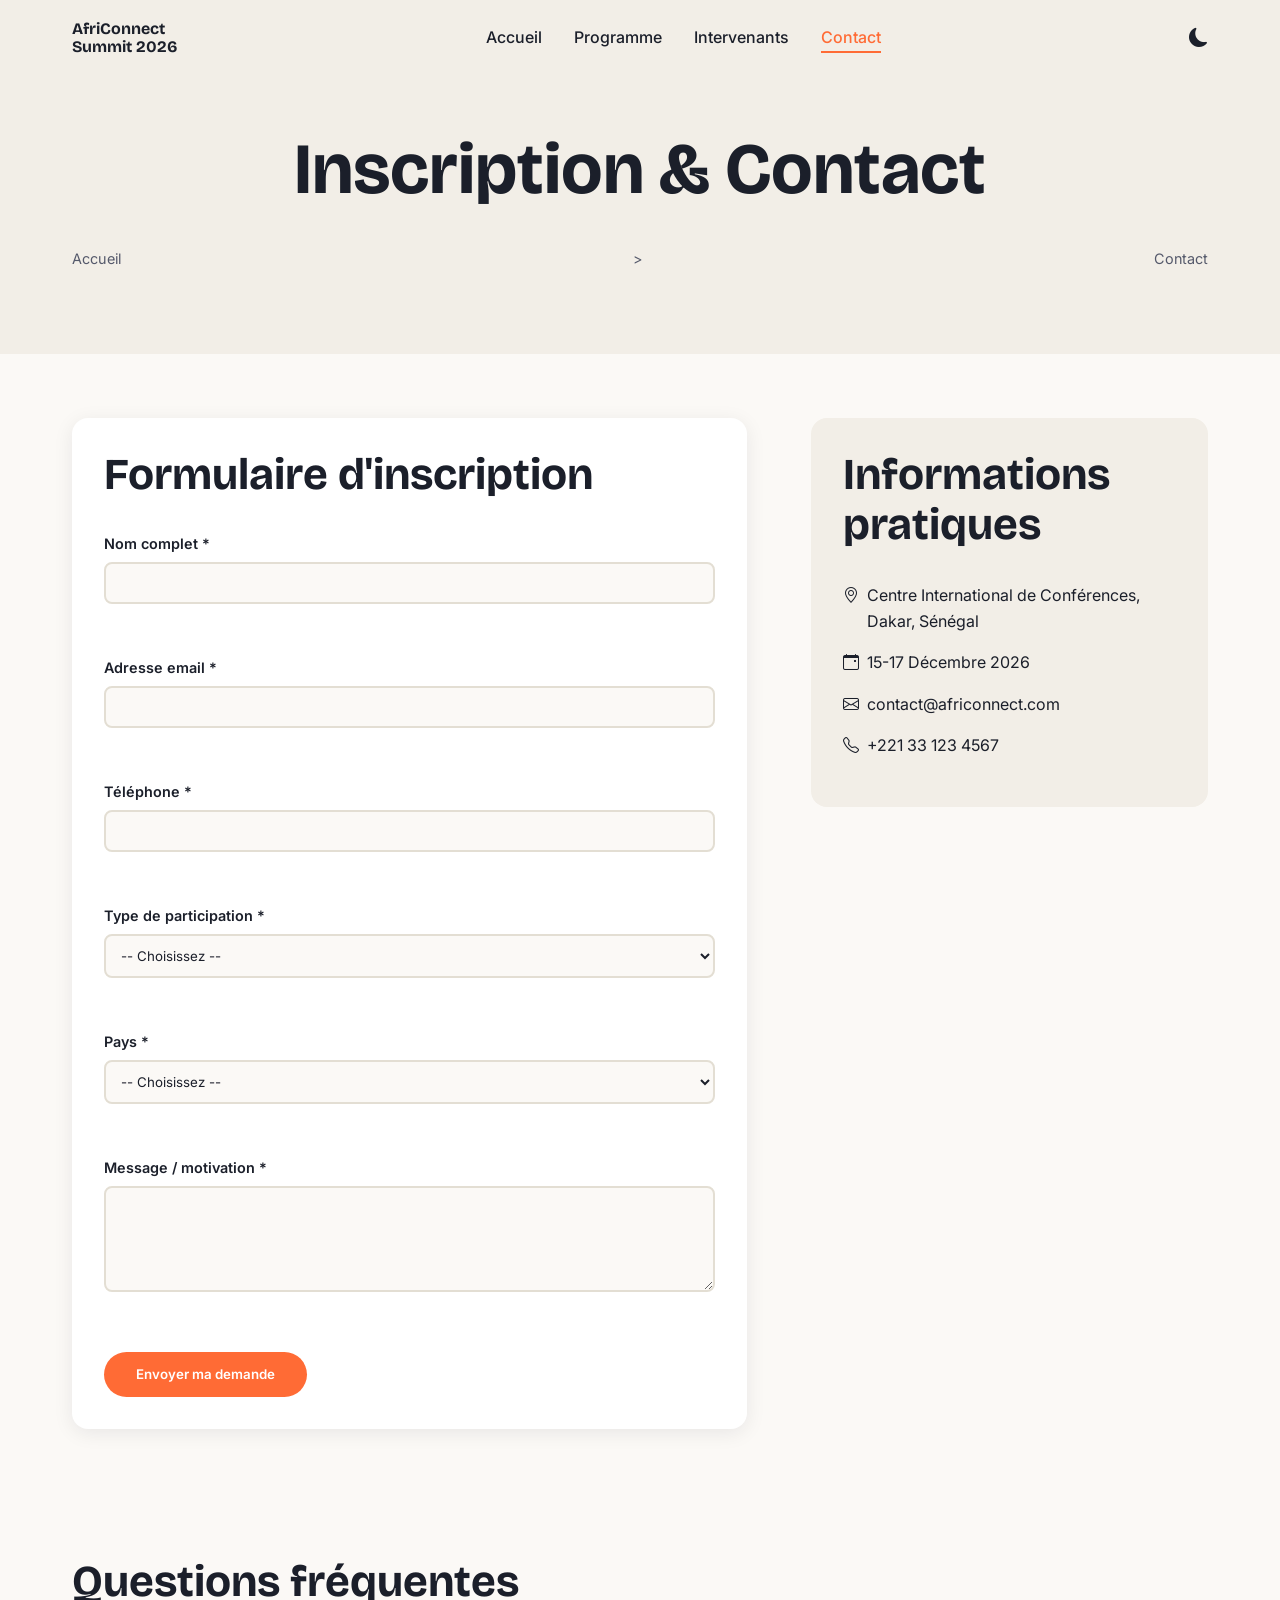
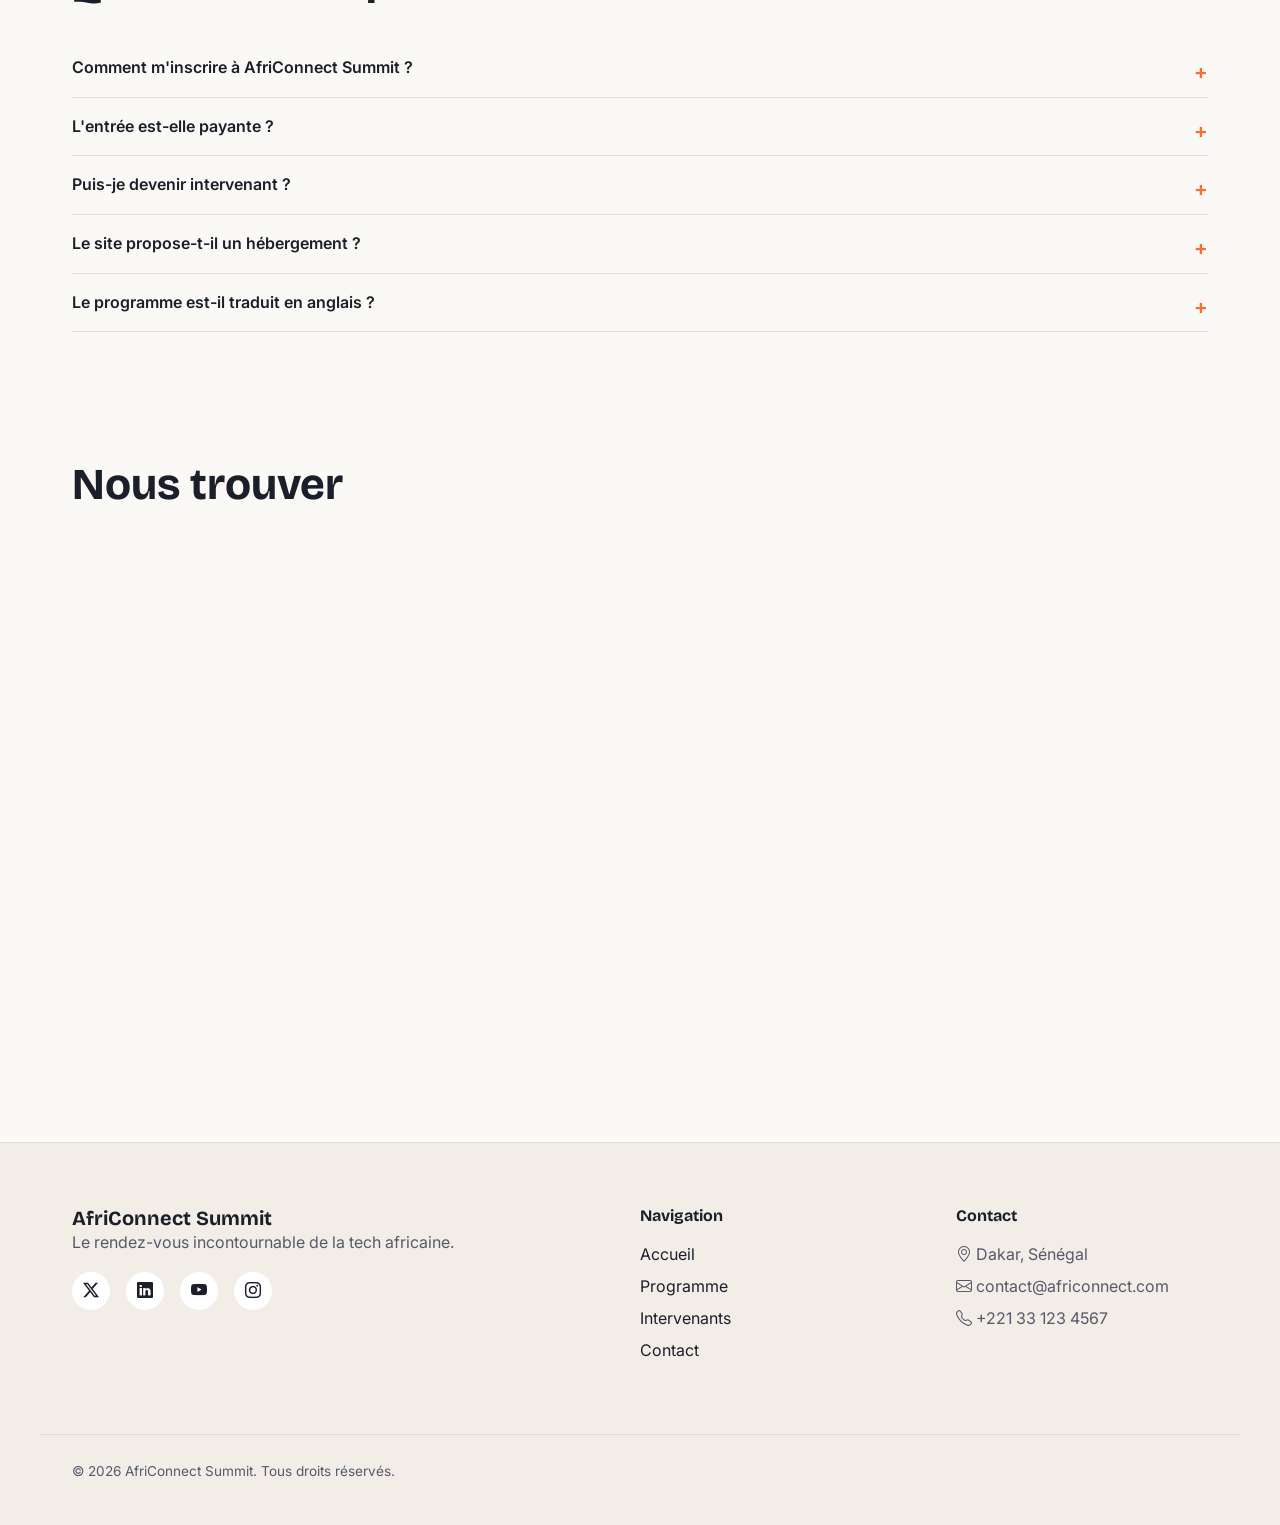
<file: contact.html>
<!DOCTYPE html>
<html lang="fr">

<head>
    <meta charset="UTF-8">
    <meta name="viewport" content="width=device-width, initial-scale=1.0">
    <link rel="stylesheet" href="https://cdn.jsdelivr.net/npm/bootstrap-icons@1.11.3/font/bootstrap-icons.min.css">
    <link rel="stylesheet" href="css/style.css">
    <link rel="preconnect" href="https://fonts.googleapis.com">
    <link rel="preconnect" href="https://fonts.gstatic.com" crossorigin>
    <link href="https://fonts.googleapis.com/css2?family=Bricolage+Grotesque:wght@400;600;700;800&family=Inter:wght@400;500;600&display=swap" rel="stylesheet">
    <title>AfriConnect Summit 2026 - Contact</title>
</head>

<body>
    <!--  HEADER / NAVIGATION  -->
    <header>
        <nav>
            <div class="nav-brand">
                <span>AfriConnect</span>
                <span>Summit 2026</span>
            </div>
            <ul class="nav-links" id="navLinks">
                <li><a href="index.html">Accueil</a></li>
                <li><a href="programme.html">Programme</a></li>
                <li><a href="intervenants.html">Intervenants</a></li>
                <li><a href="contact.html" class="active">Contact</a></li>
            </ul>
            <div class="nav-actions">
                <button id="themeToggle" aria-label="Basculer le thème sombre/clair">
                    <i class="bi bi-moon-fill"></i>
                </button>
                <button class="hamburger" aria-label="Ouvrir le menu de navigation" aria-expanded="false" id="hamburger">
                    <span></span><span></span><span></span>
                </button>
            </div>
        </nav>
    </header>
 
    <main>
        <!--  HERO INTERNE  -->
        <section class="page-hero">
            <h1>Inscription &amp; Contact</h1>
            <nav aria-label="Fil d'Ariane" class="breadcrumb">
                <a href="index.html">Accueil</a> <span aria-hidden="true">&gt;</span> <span>Contact</span>
            </nav>
        </section>
 
        <!--  FORMULAIRE D'INSCRIPTION  -->
        <section class="registration" id="registration">
            <div class="registration-wrapper">
                <!-- Colonne formulaire -->
                <form id="registrationForm" novalidate>
                    <h2>Formulaire d'inscription</h2>
 
                    <div class="form-group">
                        <label for="fullname">Nom complet <span aria-hidden="true">*</span></label>
                        <input type="text" id="fullname" name="fullname" required>
                        <span class="error-message" id="fullname-error"></span>
                    </div>
 
                    <div class="form-group">
                        <label for="email">Adresse email <span aria-hidden="true">*</span></label>
                        <input type="email" id="email" name="email" required>
                        <span class="error-message" id="email-error"></span>
                    </div>
 
                    <div class="form-group">
                        <label for="phone">Téléphone <span aria-hidden="true">*</span></label>
                        <input type="tel" id="phone" name="phone" required>
                        <span class="error-message" id="phone-error"></span>
                    </div>
 
                    <div class="form-group">
                        <label for="participation">Type de participation <span aria-hidden="true">*</span></label>
                        <select id="participation" name="participation" required>
                            <option value="">-- Choisissez --</option>
                            <option value="visiteur">Visiteur</option>
                            <option value="exposant">Exposant</option>
                            <option value="intervenant">Intervenant</option>
                            <option value="presse">Presse</option>
                        </select>
                        <span class="error-message" id="participation-error"></span>
                    </div>
 
                    <div class="form-group">
                        <label for="country">Pays <span aria-hidden="true">*</span></label>
                        <select id="country" name="country" required>
                            <option value="">-- Choisissez --</option>
                            <option value="senegal">Sénégal</option>
                            <option value="cote-ivoire">Côte d'Ivoire</option>
                            <option value="maroc">Maroc</option>
                            <option value="tunisie">Tunisie</option>
                            <option value="algerie">Algérie</option>
                            <option value="ghana">Ghana</option>
                            <option value="nigeria">Nigeria</option>
                            <option value="kenya">Kenya</option>
                            <option value="rwanda">Rwanda</option>
                            <option value="cameroun">Cameroun</option>
                            <option value="benin">Bénin</option>
                            <option value="mali">Mali</option>
                        </select>
                        <span class="error-message" id="country-error"></span>
                    </div>
 
                    <div class="form-group">
                        <label for="message">Message / motivation <span aria-hidden="true">*</span></label>
                        <textarea id="message" name="message" rows="5" required></textarea>
                        <span class="error-message" id="message-error"></span>
                    </div>
 
                    <button type="submit" class="btn-primary">Envoyer ma demande</button>
 
                    <p class="success-message" id="successMessage" hidden>
                        <i class="bi bi-check-circle-fill" aria-hidden="true"></i>
                        Votre inscription a bien été envoyée. Nous vous recontacterons rapidement !
                    </p>
                </form>
 
                <!-- Colonne informations -->
                <aside class="registration-info">
                    <h2>Informations pratiques</h2>
                    <ul>
                        <li><i class="bi bi-geo-alt" aria-hidden="true"></i> Centre International de Conférences, Dakar, Sénégal</li>
                        <li><i class="bi bi-calendar-event" aria-hidden="true"></i> 15-17 Décembre 2026</li>
                        <li><i class="bi bi-envelope" aria-hidden="true"></i> contact@africonnect.com</li>
                        <li><i class="bi bi-telephone" aria-hidden="true"></i> +221 33 123 4567</li>
                    </ul>
                </aside>
            </div>
        </section>
 
        <!--  FAQ EN ACCORDÉON CSS PUR  -->
        <section class="faq" id="faq">
            <h2>Questions fréquentes</h2>
            <div class="accordion">
                <div class="accordion-item">
                    <input type="checkbox" id="faq1" class="accordion-toggle">
                    <label for="faq1" class="accordion-header">Comment m'inscrire à AfriConnect Summit ?</label>
                    <div class="accordion-content">
                        <p>Il vous suffit de remplir le formulaire d'inscription ci-dessus avec vos informations et votre type de participation.</p>
                    </div>
                </div>
                <div class="accordion-item">
                    <input type="checkbox" id="faq2" class="accordion-toggle">
                    <label for="faq2" class="accordion-header">L'entrée est-elle payante ?</label>
                    <div class="accordion-content">
                        <p>L'accès visiteur est gratuit. Les stands d'exposants et les places VIP sont soumis à des tarifs spécifiques.</p>
                    </div>
                </div>
                <div class="accordion-item">
                    <input type="checkbox" id="faq3" class="accordion-toggle">
                    <label for="faq3" class="accordion-header">Puis-je devenir intervenant ?</label>
                    <div class="accordion-content">
                        <p>Oui, sélectionnez "Intervenant" dans le formulaire et décrivez votre proposition dans le champ message.</p>
                    </div>
                </div>
                <div class="accordion-item">
                    <input type="checkbox" id="faq4" class="accordion-toggle">
                    <label for="faq4" class="accordion-header">Le site propose-t-il un hébergement ?</label>
                    <div class="accordion-content">
                        <p>Nous ne proposons pas d'hébergement direct, mais une liste d'hôtels partenaires sera envoyée après inscription.</p>
                    </div>
                </div>
                <div class="accordion-item">
                    <input type="checkbox" id="faq5" class="accordion-toggle">
                    <label for="faq5" class="accordion-header">Le programme est-il traduit en anglais ?</label>
                    <div class="accordion-content">
                        <p>Certaines sessions sont bilingues français/anglais ; le détail est indiqué sur la page Programme.</p>
                    </div>
                </div>
            </div>
        </section>
 
        <!--  CARTE GOOGLE MAPS -->
        <section class="map" id="map">
            <h2>Nous trouver</h2>
            <iframe
                src="https://www.google.com/maps/embed?pb=!1m18!1m12!1m3!1d123456.0!2d-17.4676!3d14.7167!2m3!1f0!2f0!3f0!3m2!1i1024!2i768!4f13.1!3m3!1m2!1s0x0%3A0x0!2zMTTCsDQzJzAwLjEiTiAxN8KwMjgnMDMuNiJX!5e0!3m2!1sfr!2ssn!4v1234567890"
                title="Localisation du Centre International de Conférences, Dakar"
                loading="lazy"
                referrerpolicy="no-referrer-when-downgrade">
            </iframe>
        </section>
    </main>
 
    <!--  FOOTER  -->
    <footer>
        <div class="footer-grid">
            <div class="footer-col">
                <h3>AfriConnect Summit</h3>
                <p>Le rendez-vous incontournable de la tech africaine.</p>
                <div class="social-links">
                    <a href="#" aria-label="Twitter"><i class="bi bi-twitter-x"></i></a>
                    <a href="#" aria-label="LinkedIn"><i class="bi bi-linkedin"></i></a>
                    <a href="#" aria-label="YouTube"><i class="bi bi-youtube"></i></a>
                    <a href="#" aria-label="Instagram"><i class="bi bi-instagram"></i></a>
                </div>
            </div>
            <div class="footer-col">
                <h4>Navigation</h4>
                <ul>
                    <li><a href="index.html">Accueil</a></li>
                    <li><a href="programme.html">Programme</a></li>
                    <li><a href="intervenants.html">Intervenants</a></li>
                    <li><a href="contact.html">Contact</a></li>
                </ul>
            </div>
            <div class="footer-col">
                <h4>Contact</h4>
                <p><i class="bi bi-geo-alt" aria-hidden="true"></i> Dakar, Sénégal</p>
                <p><i class="bi bi-envelope" aria-hidden="true"></i> contact@africonnect.com</p>
                <p><i class="bi bi-telephone" aria-hidden="true"></i> +221 33 123 4567</p>
            </div>
        </div>
        <div class="footer-bottom">
            <p>&copy; <span id="year"></span> AfriConnect Summit. Tous droits réservés.</p>
            <button id="backToTop" aria-label="Retour en haut de page">
                <i class="bi bi-chevron-up"></i>
            </button>
        </div>
    </footer>



    <script src="js/main.js"></script>
</body>

</html>
</file>
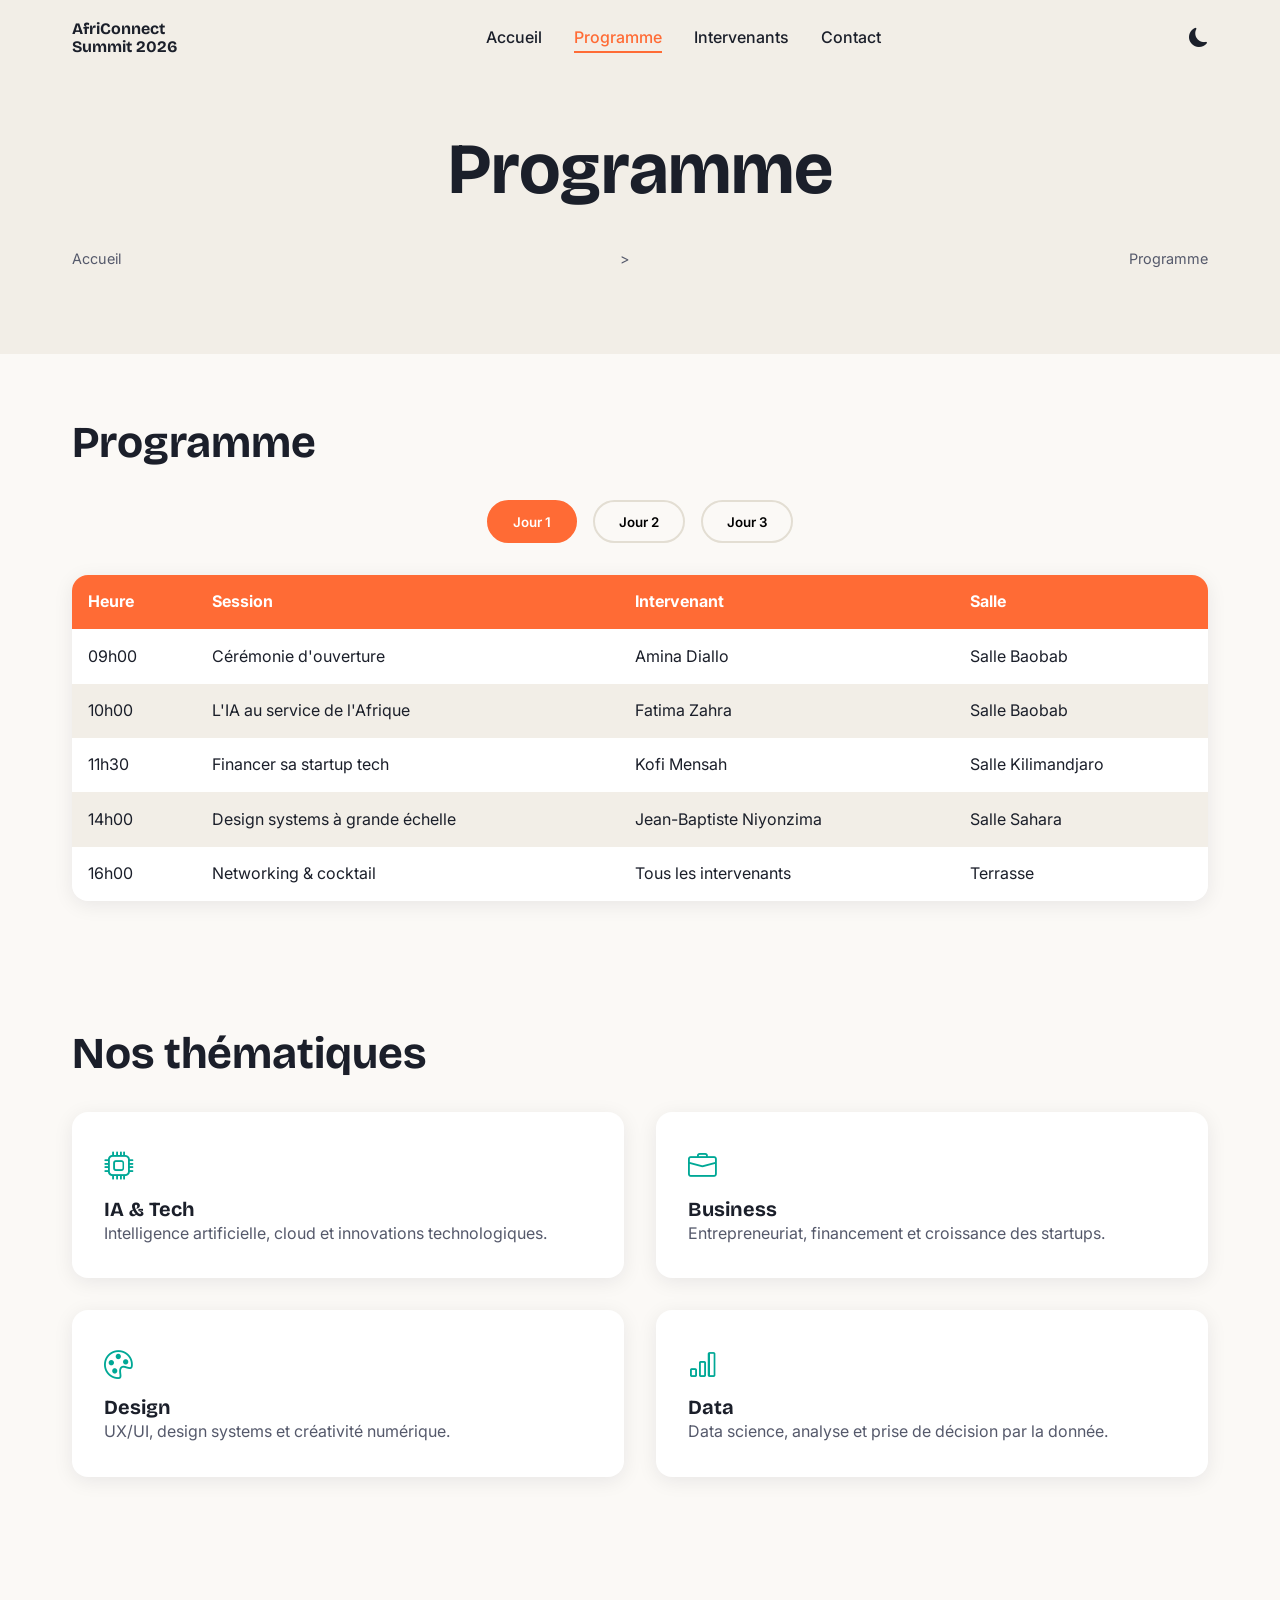
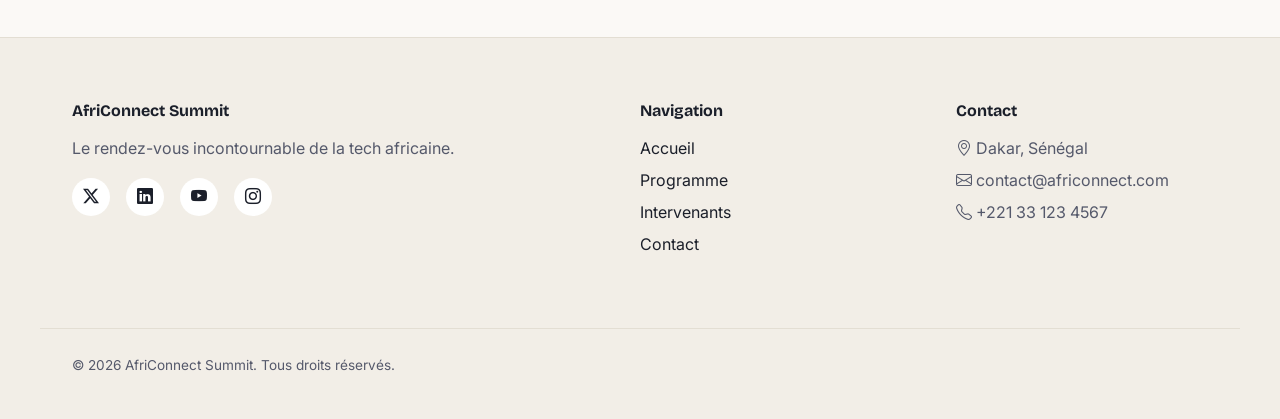
<file: programme.html>
<!DOCTYPE html>
<html lang="fr">

<head>
    <meta charset="UTF-8">
    <meta name="viewport" content="width=device-width, initial-scale=1.0">
    <link rel="stylesheet" href="https://cdn.jsdelivr.net/npm/bootstrap-icons@1.11.3/font/bootstrap-icons.min.css">
    <link rel="stylesheet" href="css/style.css">
    <link rel="preconnect" href="https://fonts.googleapis.com">
    <link rel="preconnect" href="https://fonts.gstatic.com" crossorigin>
    <link href="https://fonts.googleapis.com/css2?family=Bricolage+Grotesque:wght@400;600;700;800&family=Inter:wght@400;500;600&display=swap" rel="stylesheet">
    <title>AfriConnect Summit 2026 - Programme</title>
</head>

<body>
    <!--  HEADER / NAVIGATION  -->
    <header>
        <nav>
            <div class="nav-brand">
                <span>AfriConnect</span>
                <span>Summit 2026</span>
            </div>
            <ul class="nav-links" id="navLinks">
                <li><a href="index.html">Accueil</a></li>
                <li><a href="programme.html" class="active">Programme</a></li>
                <li><a href="intervenants.html">Intervenants</a></li>
                <li><a href="contact.html">Contact</a></li>
            </ul>
            <div class="nav-actions">
                <button id="themeToggle" aria-label="Basculer le thème sombre/clair">
                    <i class="bi bi-moon-fill"></i>
                </button>
                <button class="hamburger" aria-label="Ouvrir le menu de navigation" aria-expanded="false"
                    id="hamburger">
                    <span></span><span></span><span></span>
                </button>
            </div>
        </nav>
    </header>

    <main>
        <!--  HERO INTERNE  -->
        <section class="page-hero">
            <h1>Programme</h1>
            <nav aria-label="Fil d'Ariane" class="breadcrumb">
                <a href="index.html">Accueil</a> <span aria-hidden="true">&gt;</span> <span>Programme</span>
            </nav>
        </section>

        <!--  ONGLETS 3 JOURS  -->
        <section class="schedule" id="schedule">
            <h2>Programme</h2>
            <div class="tabs" role="tablist" aria-label="Jours de la conférence">
                <button class="tab-btn active" data-day="1">Jour 1</button> 
                <button class="tab-btn" data-day="2" >Jour 2</button>
                <button class="tab-btn" data-day="3" >Jour 3</button>
            </div>

            <!-- Planning Jour 1 -->
            <div class="tab-panel active" id="day-1" role="tabpanel">
                <table>
                    <caption class="sr-only">Planning du jour 1</caption>
                    <thead>
                        <tr>
                            <th scope="col">Heure</th>
                            <th scope="col">Session</th>
                            <th scope="col">Intervenant</th>
                            <th scope="col">Salle</th>
                        </tr>
                    </thead>
                    <tbody>
                        <tr>
                            <td>09h00</td>
                            <td>Cérémonie d'ouverture</td>
                            <td>Amina Diallo</td>
                            <td>Salle Baobab</td>
                        </tr>
                        <tr>
                            <td>10h00</td>
                            <td>L'IA au service de l'Afrique</td>
                            <td>Fatima Zahra</td>
                            <td>Salle Baobab</td>
                        </tr>
                        <tr>
                            <td>11h30</td>
                            <td>Financer sa startup tech</td>
                            <td>Kofi Mensah</td>
                            <td>Salle Kilimandjaro</td>
                        </tr>
                        <tr>
                            <td>14h00</td>
                            <td>Design systems à grande échelle</td>
                            <td>Jean-Baptiste Niyonzima</td>
                            <td>Salle Sahara</td>
                        </tr>
                        <tr>
                            <td>16h00</td>
                            <td>Networking &amp; cocktail</td>
                            <td>Tous les intervenants</td>
                            <td>Terrasse</td>
                        </tr>
                    </tbody>
                </table>
            </div>

            <!-- Planning Jour 2 -->
            <div class="tab-panel" id="day-2" role="tabpanel" hidden>
                <table>
                    <caption class="sr-only">Planning du jour 2</caption>
                    <thead>
                        <tr>
                            <th scope="col">Heure</th>
                            <th scope="col">Session</th>
                            <th scope="col">Intervenant</th>
                            <th scope="col">Salle</th>
                        </tr>
                    </thead>
                    <tbody>
                        <tr>
                            <td>09h00</td>
                            <td>Data science appliquée</td>
                            <td>Fatima Zahra</td>
                            <td>Salle Baobab</td>
                        </tr>
                        <tr>
                            <td>10h30</td>
                            <td>Scaler une entreprise tech en Afrique</td>
                            <td>Amina Diallo</td>
                            <td>Salle Kilimandjaro</td>
                        </tr>
                        <tr>
                            <td>12h00</td>
                            <td>Panel investisseurs</td>
                            <td>Kofi Mensah</td>
                            <td>Salle Baobab</td>
                        </tr>
                        <tr>
                            <td>14h30</td>
                            <td>UX pour marchés émergents</td>
                            <td>Jean-Baptiste Niyonzima</td>
                            <td>Salle Sahara</td>
                        </tr>
                        <tr>
                            <td>17h00</td>
                            <td>Ateliers pratiques</td>
                            <td>Tous les intervenants</td>
                            <td>Salles B</td>
                        </tr>
                    </tbody>
                </table>
            </div>

            <!-- Planning Jour 3 -->
            <div class="tab-panel" id="day-3" role="tabpanel" hidden>
                <table>
                    <caption class="sr-only">Planning du jour 3</caption>
                    <thead>
                        <tr>
                            <th scope="col">Heure</th>
                            <th scope="col">Session</th>
                            <th scope="col">Intervenant</th>
                            <th scope="col">Salle</th>
                        </tr>
                    </thead>
                    <tbody>
                        <tr>
                            <td>09h00</td>
                            <td>Cybersécurité en Afrique</td>
                            <td>Kofi Mensah</td>
                            <td>Salle Baobab</td>
                        </tr>
                        <tr>
                            <td>10h30</td>
                            <td>IA générative et création</td>
                            <td>Fatima Zahra</td>
                            <td>Salle Sahara</td>
                        </tr>
                        <tr>
                            <td>12h00</td>
                            <td>Pitch startups</td>
                            <td>Amina Diallo</td>
                            <td>Salle Kilimandjaro</td>
                        </tr>
                        <tr>
                            <td>14h00</td>
                            <td>Table ronde : l'avenir de la tech africaine</td>
                            <td>Tous les intervenants</td>
                            <td>Salle Baobab</td>
                        </tr>
                        <tr>
                            <td>16h00</td>
                            <td>Cérémonie de clôture</td>
                            <td>Amina Diallo</td>
                            <td>Salle Baobab</td>
                        </tr>
                    </tbody>
                </table>
            </div>
        </section>

        <!--  SECTION THÉMATIQUES  -->
        <section class="themes" id="themes">
            <h2>Nos thématiques</h2>
            <div class="themes-grid">
                <article class="theme-card">
                    <i class="bi bi-cpu" aria-hidden="true"></i>
                    <h3>IA &amp; Tech</h3>
                    <p>Intelligence artificielle, cloud et innovations technologiques.</p>
                </article>
                <article class="theme-card">
                    <i class="bi bi-briefcase" aria-hidden="true"></i>
                    <h3>Business</h3>
                    <p>Entrepreneuriat, financement et croissance des startups.</p>
                </article>
                <article class="theme-card">
                    <i class="bi bi-palette" aria-hidden="true"></i>
                    <h3>Design</h3>
                    <p>UX/UI, design systems et créativité numérique.</p>
                </article>
                <article class="theme-card">
                    <i class="bi bi-bar-chart" aria-hidden="true"></i>
                    <h3>Data</h3>
                    <p>Data science, analyse et prise de décision par la donnée.</p>
                </article>
            </div>
        </section>
    </main>

    <!--  FOOTER -->
    <footer>
        <div class="footer-grid">
            <div class="footer-col">
                <h4>AfriConnect Summit</h4>
                <p>Le rendez-vous incontournable de la tech africaine.</p>
                <div class="social-links">
                    <a href="#" aria-label="Twitter"><i class="bi bi-twitter-x"></i></a>
                    <a href="#" aria-label="LinkedIn"><i class="bi bi-linkedin"></i></a>
                    <a href="#" aria-label="YouTube"><i class="bi bi-youtube"></i></a>
                    <a href="#" aria-label="Instagram"><i class="bi bi-instagram"></i></a>
                </div>
            </div>
            <div class="footer-col">
                <h4>Navigation</h4>
                <ul>
                    <li><a href="index.html">Accueil</a></li>
                    <li><a href="programme.html">Programme</a></li>
                    <li><a href="intervenants.html">Intervenants</a></li>
                    <li><a href="contact.html">Contact</a></li>
                </ul>
            </div>
            <div class="footer-col">
                <h4>Contact</h4>
                <p><i class="bi bi-geo-alt" aria-hidden="true"></i> Dakar, Sénégal</p>
                <p><i class="bi bi-envelope" aria-hidden="true"></i> contact@africonnect.com</p>
                <p><i class="bi bi-telephone" aria-hidden="true"></i> +221 33 123 4567</p>
            </div>
        </div>
        <div class="footer-bottom">
            <p>&copy; <span id="year"></span> AfriConnect Summit. Tous droits réservés.</p>
            <button id="backToTop" aria-label="Retour en haut de page">
                <i class="bi bi-chevron-up"></i>
            </button>
        </div>
    </footer>



    <script src="js/main.js"></script>
</body>

</html>
</file>
<file: css/style.css>
/* VARIABLES CSS (design system)  */
:root {
    /* Couleurs - mode clair (par défaut) */
    --color-bg: #FBF9F6;
    --color-bg-alt: #F2EEE7;
    --color-text: #1B1F2A;
    --color-text-soft: #55596B;
    --color-sunset: #FF6B35;
    --color-sunset-dark: #E4552A;
    --color-ocean: #00A896;
    --color-ocean-dark: #007A6E;
    --color-border: #E3DED3;
    --color-card-bg: #FFFFFF;

    /* Typographie */
    --font-display: 'Bricolage Grotesque', sans-serif;
    --font-body: 'Inter', sans-serif;

    /* Espacements */
    --space-xs: 0.5rem;
    --space-sm: 1rem;
    --space-md: 2rem;
    --space-lg: 4rem;
    --space-xl: 6rem;

    /* Rayons et ombres */
    --radius-sm: 8px;
    --radius-md: 16px;
    --radius-full: 999px;
    --shadow-soft: 0 4px 20px rgba(13, 19, 33, 0.08);
    --shadow-hover: 0 12px 32px rgba(13, 19, 33, 0.14);

    /* Transitions */
    --transition-fast: 0.2s ease;
    --transition-base: 0.35s ease;

    /* Largeur de contenu */
    --content-width: 1200px;
}

/*  VARIABLES - MODE SOMBRE  */
[data-theme="dark"] {
    --color-bg: #0D1321;
    --color-bg-alt: #161D30;
    --color-text: #F5F3EF;
    --color-text-soft: #A7ACC2;
    --color-sunset: #FF7A47;
    --color-sunset-dark: #FF6B35;
    --color-ocean: #12C7B4;
    --color-ocean-dark: #00A896;
    --color-border: #2A3350;
    --color-card-bg: #161D30;
    --shadow-soft: 0 4px 20px rgba(0, 0, 0, 0.35);
    --shadow-hover: 0 12px 32px rgba(0, 0, 0, 0.5);
}

/*  RESET DE BASE  */
* {
    margin: 0;
    padding: 0;
    box-sizing: border-box;
}

html {
    scroll-behavior: smooth;
}

body {
    font-family: var(--font-body);
    background-color: var(--color-bg);
    color: var(--color-text);
    line-height: 1.6;
    transition: background-color var(--transition-base), color var(--transition-base);
    overflow-x: hidden;
}

img {
    max-width: 100%;
    display: block;
}

a {
    text-decoration: none;
    color: inherit;
}

ul {
    list-style: none;
}

button {
    font-family: inherit;
    cursor: pointer;
    border: none;
    background: none;
}

h1,
h2,
h3,
h4 {
    font-family: var(--font-display);
    font-weight: 700;
    line-height: 1.15;
    color: var(--color-text);
}

h1 {
    font-size: clamp(2.5rem, 6vw, 4.5rem);
}

h2 {
    font-size: clamp(1.8rem, 4vw, 2.75rem);
    margin-bottom: var(--space-md);
}

h3 {
    font-size: 1.25rem;
}

p {
    color: var(--color-text-soft);
}

.sr-only {
    position: absolute;
    width: 1px;
    height: 1px;
    padding: 0;
    margin: -1px;
    overflow: hidden;
    clip: rect(0, 0, 0, 0);
    white-space: nowrap;
    border: 0;
}

*:focus-visible {
    outline: 3px solid var(--color-ocean);
    outline-offset: 2px;
}

/* Conteneur générique pour toutes les sections de <main> */
main>section {
    max-width: var(--content-width);
    margin: 0 auto;
    padding: var(--space-lg) var(--space-md);
}

/* Boutons génériques (utilisés dans le hero dès ce commit) */
.btn-primary,
.btn-secondary {
    display: inline-block;
    padding: 0.9rem 2rem;
    border-radius: var(--radius-full);
    font-weight: 600;
    transition: transform var(--transition-fast), box-shadow var(--transition-fast), background-color var(--transition-fast);
}

.btn-primary {
    background-color: var(--color-sunset);
    color: #fff;
}

.btn-primary:hover {
    background-color: var(--color-sunset-dark);
    transform: translateY(-2px);
    box-shadow: var(--shadow-hover);
}

.btn-secondary {
    background-color: transparent;
    color: var(--color-text);
    border: 2px solid var(--color-border);
}

.btn-secondary:hover {
    border-color: var(--color-ocean);
    color: var(--color-ocean);
    transform: translateY(-2px);
}

/*  HEADER / NAVBAR (Flexbox usage #1) */
header {
    position: fixed;
    top: 0;
    left: 0;
    right: 0;
    z-index: 100;
    background-color: transparent;
    transition: background-color var(--transition-base), box-shadow var(--transition-base);
}

/* Classe basculée en JS au commit 8, après 80px de scroll */
header.scrolled {
    background-color: var(--color-bg);
    box-shadow: var(--shadow-soft);
}

nav {
    display: flex;
    align-items: center;
    justify-content: space-between;
    max-width: var(--content-width);
    margin: 0 auto;
    padding: 1.25rem var(--space-md);
}

.nav-brand {
    display: flex;
    flex-direction: column;
    font-family: var(--font-display);
    font-weight: 700;
    line-height: 1.1;
}

.nav-links {
    display: flex;
    gap: var(--space-md);
}

.nav-links a {
    font-weight: 500;
    padding-bottom: 4px;
    border-bottom: 2px solid transparent;
    transition: border-color var(--transition-fast), color var(--transition-fast);
}

.nav-links a:hover,
.nav-links a.active {
    color: var(--color-sunset);
    border-bottom-color: var(--color-sunset);
}

.nav-actions {
    display: flex;
    align-items: center;
    gap: var(--space-sm);
}

#themeToggle {
    font-size: 1.2rem;
    color: var(--color-text);
    transition: color var(--transition-fast), transform var(--transition-fast);
}

#themeToggle:hover {
    color: var(--color-sunset);
    transform: rotate(20deg);
}

/* Hamburger (mobile) - la logique d'ouverture (classe .open) sera ajoutée en JS au commit 8 */
.hamburger {
    display: none;
    flex-direction: column;
    gap: 5px;
    width: 28px;
}

.hamburger span {
    height: 2px;
    background-color: var(--color-text);
    border-radius: 2px;
    transition: transform var(--transition-fast), opacity var(--transition-fast);
}

.hamburger.open span:nth-child(1) {
    transform: translateY(7px) rotate(45deg);
}

.hamburger.open span:nth-child(2) {
    opacity: 0;
}

.hamburger.open span:nth-child(3) {
    transform: translateY(-7px) rotate(-45deg);
}

/* - HERO (page d'accueil) */
.hero {
    min-height: 100vh;
    display: flex;
    align-items: center;
    justify-content: center;
    text-align: center;
    padding: 0 var(--space-md);
    background: radial-gradient(ellipse at top, rgba(255, 107, 53, 0.12), transparent 60%),
        radial-gradient(ellipse at bottom, rgba(0, 168, 150, 0.12), transparent 60%);
    max-width: none !important;
}

.hero-content {
    max-width: 800px;
    animation: fadeInUp 1s ease both;
}

.hero-badge {
    display: inline-block;
    padding: 0.4rem 1rem;
    margin-bottom: var(--space-sm);
    border: 1px solid var(--color-border);
    border-radius: var(--radius-full);
    font-size: 0.85rem;
    font-weight: 600;
    color: var(--color-ocean);
}

.hero h1 span {
    background: linear-gradient(90deg, var(--color-sunset), var(--color-ocean));
    -webkit-background-clip: text;
    background-clip: text;
    color: transparent;
}

.hero-subtitle {
    margin: var(--space-sm) 0 var(--space-md);
    font-size: 1.1rem;
}

.hero-buttons {
    display: flex;
    gap: var(--space-sm);
    justify-content: center;
    flex-wrap: wrap;
    margin-bottom: var(--space-lg);
}

/* Compte à rebours (Flexbox usage #2) - valeurs calculées en JS au commit 9 */
.countdown {
    display: flex;
    gap: var(--space-md);
    justify-content: center;
    flex-wrap: wrap;
}

.countdown>div {
    display: flex;
    flex-direction: column;
    align-items: center;
    background-color: var(--color-card-bg);
    padding: var(--space-sm) var(--space-md);
    border-radius: var(--radius-md);
    box-shadow: var(--shadow-soft);
    min-width: 80px;
}

.countdown span:first-child {
    font-family: var(--font-display);
    font-size: 2rem;
    font-weight: 700;
    color: var(--color-sunset);
}

.countdown span:last-child {
    font-size: 0.8rem;
    color: var(--color-text-soft);
    text-transform: uppercase;
    letter-spacing: 0.05em;
}

/* Animation d'apparition CSS au chargement du hero */
@keyframes fadeInUp {
    from {
        opacity: 0;
        transform: translateY(30px);
    }

    to {
        opacity: 1;
        transform: translateY(0);
    }
}

/* COMMIT 5 - FOOTER (Grid pour les 3 colonnes + Flexbox pour footer-bottom) */
footer {
    background-color: var(--color-bg-alt);
    border-top: 1px solid var(--color-border);
    margin-top: var(--space-xl);
}

.footer-grid {
    display: grid;
    grid-template-columns: 2fr 1fr 1fr;
    gap: var(--space-lg);
    max-width: var(--content-width);
    margin: 0 auto;
    padding: var(--space-lg) var(--space-md);
}

.footer-col h4 {
    margin-bottom: var(--space-sm);
}

.footer-col ul li {
    margin-bottom: 0.4rem;
}

.footer-col a:hover {
    color: var(--color-sunset);
}

.footer-col p {
    margin-bottom: 0.4rem;
}

.social-links {
    display: flex;
    gap: var(--space-sm);
    margin-top: var(--space-sm);
}

.social-links a {
    width: 38px;
    height: 38px;
    display: flex;
    align-items: center;
    justify-content: center;
    background-color: var(--color-card-bg);
    border-radius: var(--radius-full);
    transition: background-color var(--transition-fast), color var(--transition-fast), transform var(--transition-fast);
}

.social-links a:hover {
    background-color: var(--color-sunset);
    color: #fff;
    transform: translateY(-3px);
}

.footer-bottom {
    display: flex;
    align-items: center;
    justify-content: space-between;
    max-width: var(--content-width);
    margin: 0 auto;
    padding: var(--space-sm) var(--space-md) var(--space-md);
    border-top: 1px solid var(--color-border);
    font-size: 0.85rem;
}

/* Bouton retour en haut - la classe .visible sera basculée en JS au commit 8 */
#backToTop {
    width: 42px;
    height: 42px;
    display: flex;
    align-items: center;
    justify-content: center;
    background-color: var(--color-sunset);
    color: #fff;
    border-radius: var(--radius-full);
    opacity: 0;
    pointer-events: none;
    transition: opacity var(--transition-fast), transform var(--transition-fast);
}

#backToTop.visible {
    opacity: 1;
    pointer-events: auto;
}

#backToTop:hover {
    transform: translateY(-4px);
}

/* COMMIT 6 - SECTION CHIFFRES CLÉS (CSS Grid usage #1) */
.stats {
    text-align: center;
}

.stats-grid {
    display: grid;
    grid-template-columns: repeat(4, 1fr);
    gap: var(--space-md);
    margin-top: var(--space-md);
}

.stat-card {
    background-color: var(--color-card-bg);
    padding: var(--space-md);
    border-radius: var(--radius-md);
    box-shadow: var(--shadow-soft);
    transition: transform var(--transition-fast), box-shadow var(--transition-fast);
}

.stat-card:hover {
    transform: translateY(-6px);
    box-shadow: var(--shadow-hover);
}

/* Le nombre affiché ("0" dans le HTML) sera incrémenté en JS au commit 9 */
.stat-number {
    display: block;
    font-family: var(--font-display);
    font-size: 2.5rem;
    font-weight: 800;
    color: var(--color-ocean);
}

.stat-label {
    color: var(--color-text-soft);
    font-size: 0.9rem;
}

/* Préparation des animations au scroll (IntersectionObserver au commit 9) */
[data-animate] {
    opacity: 0;
    transform: translateY(24px);
    transition: opacity 0.6s ease, transform 0.6s ease;
}

[data-animate].in-view {
    opacity: 1;
    transform: translateY(0);
}

/* COMMIT 6 - SECTION POURQUOI PARTICIPER (Flexbox usage #3) */
.why-grid {
    display: flex;
    gap: var(--space-md);
    flex-wrap: wrap;
}

.why-card {
    flex: 1 1 280px;
    background-color: var(--color-card-bg);
    padding: var(--space-md);
    border-radius: var(--radius-md);
    box-shadow: var(--shadow-soft);
    transition: transform var(--transition-fast);
}

.why-card:hover {
    transform: translateY(-6px);
}

.why-card i {
    font-size: 2rem;
    color: var(--color-sunset);
    margin-bottom: var(--space-sm);
    display: block;
}

/* COMMIT 6 - INTERVENANTS VEDETTES (CSS Grid usage #2) */
.speakers-grid {
    display: grid;
    grid-template-columns: repeat(4, 1fr);
    gap: var(--space-md);
}

.speaker-card {
    background-color: var(--color-card-bg);
    border-radius: var(--radius-md);
    overflow: hidden;
    box-shadow: var(--shadow-soft);
    text-align: center;
    padding-bottom: var(--space-sm);
    transition: transform var(--transition-fast), box-shadow var(--transition-fast);
}

.speaker-card:hover {
    transform: translateY(-8px);
    box-shadow: var(--shadow-hover);
}

.speaker-card img {
    width: 100%;
    height: 220px;
    object-fit: cover;
    margin-bottom: var(--space-sm);
}

.speaker-card h3 {
    padding: 0 var(--space-sm);
}

.speaker-card p {
    padding: 0 var(--space-sm);
    font-size: 0.9rem;
}

.speaker-country {
    display: inline-block;
    margin-top: var(--space-xs);
    padding: 0.25rem 0.75rem;
    background-color: var(--color-bg-alt);
    border-radius: var(--radius-full);
    font-size: 0.75rem;
    font-weight: 600;
    color: var(--color-ocean);
}

.speakers-cta {
    text-align: center;
    margin-top: var(--space-lg);
}

/* COMMIT 6 - SECTION SPONSORS */
.sponsors {
    text-align: center;
}

.sponsors-grid {
    display: flex;
    flex-direction: column;
    gap: var(--space-md);
    margin-top: var(--space-md);
}

.sponsor-level>span {
    display: block;
    font-family: var(--font-display);
    font-weight: 700;
    margin-bottom: var(--space-sm);
    letter-spacing: 0.1em;
}

.sponsor-logos {
    display: flex;
    justify-content: center;
    align-items: center;
    gap: var(--space-md);
    flex-wrap: wrap;
}

/* Différenciation visuelle des 3 niveaux par la taille, comme demandé dans l'énoncé */
.sponsor-logos img {
    filter: grayscale(1);
    opacity: 0.7;
    transition: filter var(--transition-fast), opacity var(--transition-fast), transform var(--transition-fast);
}

.sponsor-logos img:hover {
    filter: grayscale(0);
    opacity: 1;
    transform: scale(1.05);
}

.gold .sponsor-logos img {
    height: 70px;
    width: auto;
}

.silver .sponsor-logos img {
    height: 50px;
    width: auto;
}

.bronze .sponsor-logos img {
    height: 36px;
    width: auto;
}

/* RESPONSIVE (navbar, hero, footer, stats, why-attend, speakers, sponsors) */
@media (max-width: 768px) {
    .nav-links {
        display: none;
    }

    .hamburger {
        display: flex;
    }

    .nav-links.open {
        display: flex;
        flex-direction: column;
        position: absolute;
        top: 100%;
        left: 0;
        right: 0;
        background-color: var(--color-bg);
        padding: var(--space-md);
        gap: var(--space-sm);
        box-shadow: var(--shadow-soft);

    }

    .footer-grid {
        grid-template-columns: 1fr;
        gap: var(--space-md);
    }

    .footer-bottom {
        flex-direction: column;
        gap: var(--space-sm);
        text-align: center;
    }

    .stats-grid {
        grid-template-columns: repeat(2, 1fr);
    }

    .speakers-grid {
        grid-template-columns: repeat(2, 1fr);
    }

    .speakers-grid-full {
        grid-template-columns: repeat(2, 1fr);
    }

    .themes-grid {
        grid-template-columns: 1fr;
    }

    .registration-wrapper {
        flex-direction: column;
    }
}

@media (max-width: 375px) {
    .countdown {
        gap: var(--space-sm);
    }

    .countdown>div {
        min-width: 65px;
        padding: var(--space-xs);
    }

    .hero-buttons {
        flex-direction: column;
        width: 100%;
    }

    .btn-primary,
    .btn-secondary {
        text-align: center;
        width: 100%;
    }

    .stats-grid {
        grid-template-columns: 1fr 1fr;
        gap: var(--space-sm);
    }

    .speakers-grid {
        grid-template-columns: 1fr;
    }

    .speakers-grid-full {
        grid-template-columns: 1fr;
    }
}

/* COMMIT 7 - PAGES INTERNES : HERO + FIL D'ARIANE (programme.html, intervenants.html, contact.html) */
.page-hero {
    max-width: none;
    text-align: center;
    padding: 8rem var(--space-md) var(--space-lg);
    background-color: var(--color-bg-alt);
}

.breadcrumb {
    margin-top: var(--space-sm);
    font-size: 0.9rem;
    color: var(--color-text-soft);
}

.breadcrumb a:hover {
    color: var(--color-sunset);
}

/* COMMIT 7 - PROGRAMME : ONGLETS + TABLEAUX */
.tabs {
    display: flex;
    gap: var(--space-sm);
    justify-content: center;
    margin-bottom: var(--space-md);
    flex-wrap: wrap;
}

.tab-btn {
    padding: 0.7rem 1.5rem;
    border-radius: var(--radius-full);
    border: 2px solid var(--color-border);
    font-weight: 600;
    transition: all var(--transition-fast);
}

.tab-btn:hover {
    border-color: var(--color-sunset);
}

.tab-btn.active {
    background-color: var(--color-sunset);
    border-color: var(--color-sunset);
    color: #fff;
}

.tab-panel {
    display: none;
}

.tab-panel.active {
    display: block;
    animation: fadeInUp 0.5s ease both;
}

table {
    width: 100%;
    border-collapse: collapse;
    background-color: var(--color-card-bg);
    border-radius: var(--radius-md);
    overflow: hidden;
    box-shadow: var(--shadow-soft);
}

thead {
    background-color: var(--color-sunset);
    color: #fff;
}

th,
td {
    padding: 0.9rem 1rem;
    text-align: left;
}

tbody tr:nth-child(even) {
    background-color: var(--color-bg-alt);
}

tbody tr:hover {
    background-color: rgba(0, 168, 150, 0.08);
}

.themes-grid {
    display: grid;
    grid-template-columns: repeat(2, 1fr);
    gap: var(--space-md);
}

.theme-card {
    background-color: var(--color-card-bg);
    padding: var(--space-md);
    border-radius: var(--radius-md);
    box-shadow: var(--shadow-soft);
    transition: transform var(--transition-fast);
}

.theme-card:hover {
    transform: translateY(-6px);
}

.theme-card i {
    font-size: 1.8rem;
    color: var(--color-ocean);
    margin-bottom: var(--space-xs);
    display: block;
}

/* COMMIT 7 - INTERVENANTS : FILTRES + GRILLE COMPLÈTE */
.filter-buttons {
    display: flex;
    gap: var(--space-sm);
    justify-content: center;
    flex-wrap: wrap;
    margin-bottom: var(--space-md);
}

.filter-btn {
    padding: 0.6rem 1.4rem;
    border-radius: var(--radius-full);
    border: 2px solid var(--color-border);
    font-weight: 600;
    transition: all var(--transition-fast);
}

.filter-btn:hover {
    border-color: var(--color-ocean);
}

.filter-btn.active {
    background-color: var(--color-ocean);
    border-color: var(--color-ocean);
    color: #fff;
}

.speakers-grid-full {
    display: grid;
    grid-template-columns: repeat(3, 1fr);
    gap: var(--space-md);
    margin-top: var(--space-md);
}

.speakers-grid-full .speaker-card.hidden {
    display: none;
}

/* COMMIT 7 - CONTACT : FORMULAIRE + FAQ + CARTE */
.registration-wrapper {
    display: flex;
    gap: var(--space-lg);
    align-items: flex-start;
    flex-wrap: wrap;
}

#registrationForm {
    flex: 2 1 400px;
    background-color: var(--color-card-bg);
    padding: var(--space-md);
    border-radius: var(--radius-md);
    box-shadow: var(--shadow-soft);
}

.registration-info {
    flex: 1 1 260px;
    background-color: var(--color-bg-alt);
    padding: var(--space-md);
    border-radius: var(--radius-md);
}

.registration-info ul li {
    margin-bottom: var(--space-sm);
    display: flex;
    gap: 0.5rem;
    align-items: flex-start;
}

.form-group {
    margin-bottom: var(--space-md);
}

.form-group label {
    display: block;
    margin-bottom: 0.4rem;
    font-weight: 600;
    font-size: 0.9rem;
}

.form-group input,
.form-group select,
.form-group textarea {
    width: 100%;
    padding: 0.7rem;
    border: 2px solid var(--color-border);
    border-radius: var(--radius-sm);
    background-color: var(--color-bg);
    color: var(--color-text);
    font-family: inherit;
    transition: border-color var(--transition-fast);
}

.form-group input:focus,
.form-group select:focus,
.form-group textarea:focus {
    border-color: var(--color-ocean);
    outline: none;
}

.form-group.valid input,
.form-group.valid select,
.form-group.valid textarea {
    border-color: #2E9B4F;
}

.form-group.invalid input,
.form-group.invalid select,
.form-group.invalid textarea {
    border-color: #E14D4D;
}

.error-message {
    display: block;
    min-height: 1.2em;
    color: #E14D4D;
    font-size: 0.8rem;
    margin-top: 0.3rem;
}

.success-message {
    margin-top: var(--space-md);
    padding: var(--space-sm);
    background-color: rgba(46, 155, 79, 0.12);
    color: #2E9B4F;
    border-radius: var(--radius-sm);
    font-weight: 600;
}

.accordion-item {
    border-bottom: 1px solid var(--color-border);
}

.accordion-toggle {
    display: none;
}

.accordion-header {
    display: block;
    padding: var(--space-sm) 0;
    font-weight: 600;
    cursor: pointer;
    position: relative;
    padding-right: 2rem;
}

.accordion-header::after {
    content: "+";
    position: absolute;
    right: 0;
    top: var(--space-sm);
    font-size: 1.3rem;
    color: var(--color-sunset);
    transition: transform var(--transition-fast);
}

.accordion-toggle:checked+.accordion-header::after {
    transform: rotate(45deg);
}

.accordion-content {
    max-height: 0;
    overflow: hidden;
    transition: max-height var(--transition-base), padding var(--transition-base);
}

.accordion-toggle:checked~.accordion-content {
    max-height: 200px;
    padding-bottom: var(--space-sm);
}

.map iframe {
    width: 100%;
    height: 400px;
    border: 0;
    border-radius: var(--radius-md);
    margin-top: var(--space-md);
}
</file>
